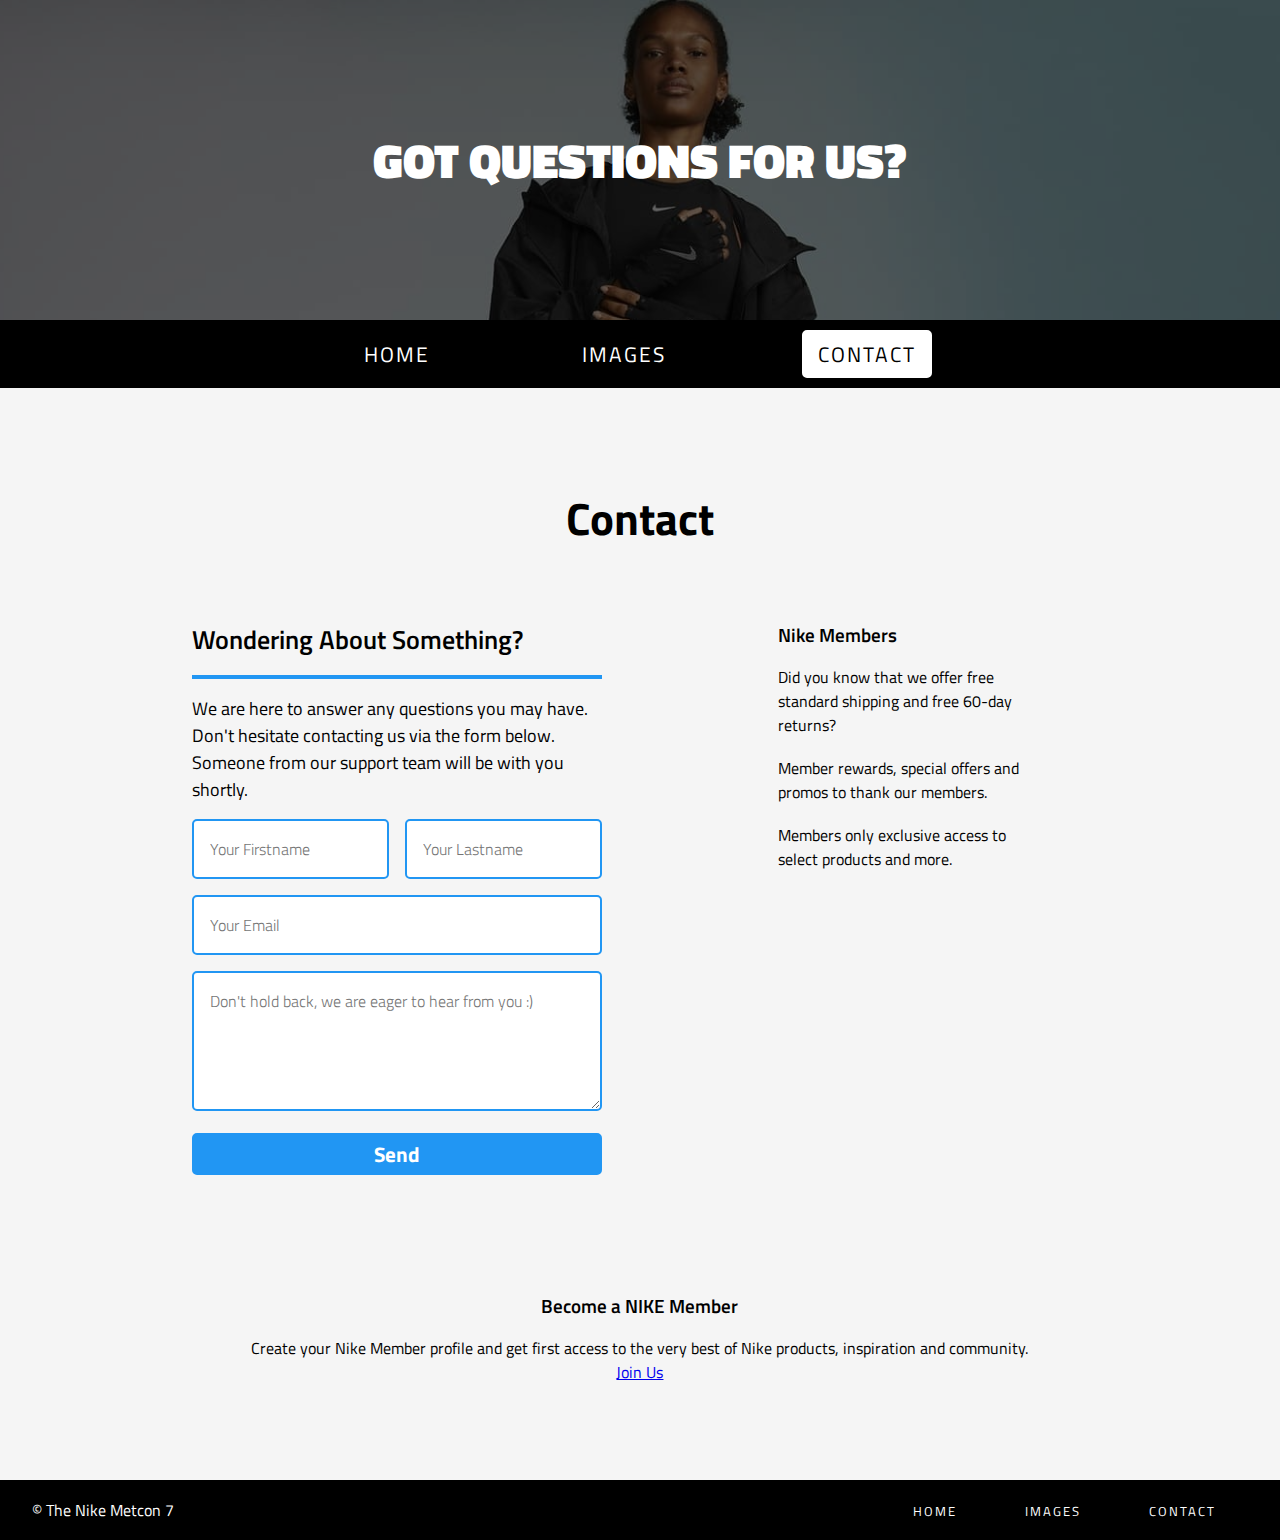
<file: contact.html>
<!DOCTYPE html>
<html lang="en-US">
<head>
    <meta charset="UTF-8">
    <link rel="icon" type="image/x-icon" href="https://www.nike.com/favicon.ico">
    <meta http-equiv="X-UA-Compatible" content="IE=edge">
    <meta name="viewport" content="width=device-width, initial-scale=1.0">
    <!-- Primary Meta Tags -->
    <title>The Nike Metcon 7 For Women</title>
    <meta name="title" content="Ask About The New Metcon 7 For Women">
    <meta name="description" content="Ask our customer support team about the new Nike Metcon 7 women's training shoes">
    <!-- Open Graph / Facebook -->
    <meta property="og:type" content="website">
    <meta property="og:url" content="https://mtraveller.github.io/mt-product-promo/contact.html">
    <meta property="og:title" content="Ask About The New Metcon 7 For Women">
    <meta property="og:description" content="Ask our customer support team about the new Nike Metcon 7 women's training shoes">
    <meta property="og:image" content="https://static.nike.com/a/images/t_default/d88d967e-7bba-492a-a318-2a62ba57d2c1/traningsskor-metcon-7-CW4XRR.png">
    <!-- Twitter -->
    <meta property="twitter:card" content="summary_large_image">
    <meta property="twitter:url" content="https://mtraveller.github.io/mt-product-promo/contact.html">
    <meta property="twitter:title" content="Ask About The New Metcon 7 For Women">
    <meta property="twitter:description" content="Ask our customer support team about the new Nike Metcon 7 women's training shoes">
    <meta property="twitter:image" content="https://static.nike.com/a/images/t_default/d88d967e-7bba-492a-a318-2a62ba57d2c1/traningsskor-metcon-7-CW4XRR.png">
    <!-- Code from Demian Renzulli at web.dev for non-blocking stylesheet -->
    <link rel="preload" href="assets/css/style-minified.css" as="style" onload="this.onload=null;this.rel='stylesheet'">
    <noscript><link rel="stylesheet" href="assets/css/style-minified.css"></noscript>
    <!-- Fonts -->
    <link rel="preload" href="assets/font/titilliumweb-light.woff2" as="font" type="font/woff2" crossorigin>
    <link rel="preload" href="assets/font/titilliumweb-regular.woff2" as="font" type="font/woff2" crossorigin>
    <link rel="preload" href="assets/font/titilliumweb-semibold.woff2" as="font" type="font/woff2" crossorigin>
    <link rel="preload" href="assets/font/titilliumweb-bold.woff2" as="font" type="font/woff2" crossorigin>
    <link rel="preload" href="assets/font/titilliumweb-black.woff2" as="font" type="font/woff2" crossorigin>
    <style>
        *{box-sizing:border-box;margin:0;padding:0}h1{font-family:TitilliumWeb;font-weight:900;font-style:normal}h2{font-family:TitilliumWeb;font-weight:700;font-style:normal}ul{list-style-type:none}li{display:inline-block}#top-section,a,div,figure,figcaption,footer,h1,h2,span,td,ul{text-align:center}#main-header{height:388px}#contact #main-header{background:url(assets/images/header-image-njkcas-lossy.jpg) center/cover no-repeat}#header-overlay{height:320px;background-color:rgb(0 0 0 / 60%);display:grid;grid-template-columns:1fr;grid-template-rows:1fr;align-content:center;align-items:center}main{width:80%;margin:2rem auto 8rem;padding:2rem 5rem}@media screen and (max-width:1440px){main{width:100%;margin:2rem auto;padding:2rem 2rem}}@media screen and (max-width:425px){main{padding:2rem 0}}
    </style>
</head>
<body id="contact">
    <!-- top header holding background image, overlay and navbar -->
    <header id="main-header">
        <div id="header-overlay">
            <h1>Got Questions For Us?</h1>
        </div>
        <nav>
            <ul>
                <li><a href="index.html" title="Home">Home</a></li>
                <li><a href="images.html" title="Images">Images</a></li>
                <li><a class="contact" href="contact.html" title="Contact">Contact</a></li>
            </ul>
        </nav>
    </header>
    <!-- main all containing content -->
    <main>
        <article>
            <header>
                <h2>Contact</h2>
            </header>
            <section>
                <h3>Wondering About Something?</h3>
                <hr style="margin: 1rem 0; border: 2px solid #2196f3;">
                <p>We are here to answer any questions you may have. Don't hesitate contacting us via the form below. Someone from our support team will be with you shortly.</p>
                <form action="message-sent.html">
                    <input type="text" id="fname" name="fname" placeholder="Your Firstname">
                    <input type="text" id="lname" name="lname" placeholder="Your Lastname">
                    <input type="email" id="email" name="email" placeholder="Your Email" required>
                    <textarea id="message" name="message" style="width: 100%; height: 140px;" placeholder="Don't hold back, we are eager to hear from you :)" required></textarea>
                    <input class="calltoaction" type="submit" value="Send">
                </form>
            </section>
            <aside>
                <h4>Nike Members</h4>
                <h5>Did you know that we offer free standard shipping and free 60-day returns?</h5>
                <h5>Member rewards, special offers and promos to thank our members.</h5>
                <h5>Members only exclusive access to select products and more.</h5>
            </aside>
            <footer>
                <h4>Become a NIKE Member</h4>
                <p>Create your Nike Member profile and get first access to the very best of Nike products, inspiration and community.</p>
                <a href="https://www.nike.com/register" target="_blank" rel="noopener">Join Us</a>
            </footer>
        </article>
    </main>
    <!-- containing footer elements -->
    <footer id="main-footer">
        <p>© The Nike Metcon 7</p>
        <ul>
            <li><a href="index.html" title="Home">Home</a></li>
            <li><a href="images.html" title="Images">Images</a></li>
            <li><a href="contact.html" title="Contact">Contact</a></li>
        </ul>
    </footer>
</body>
</html>
</file>
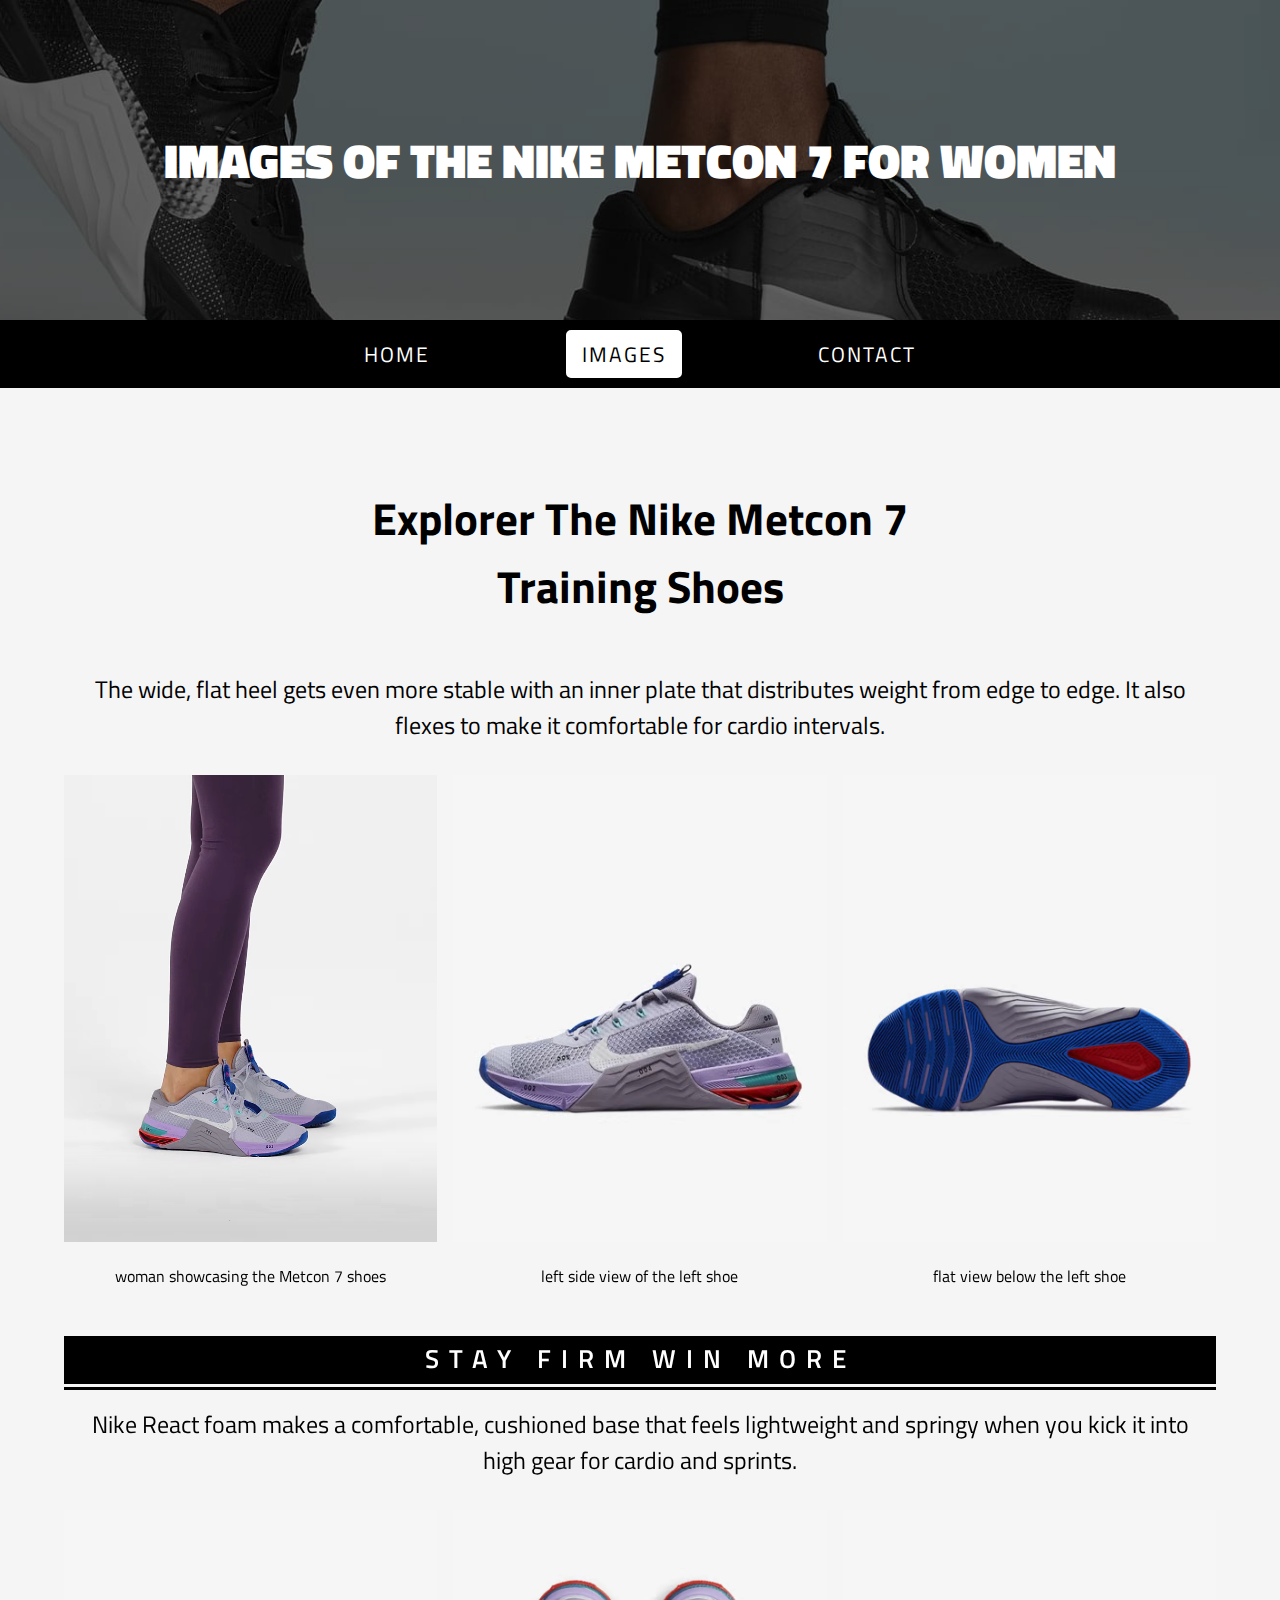
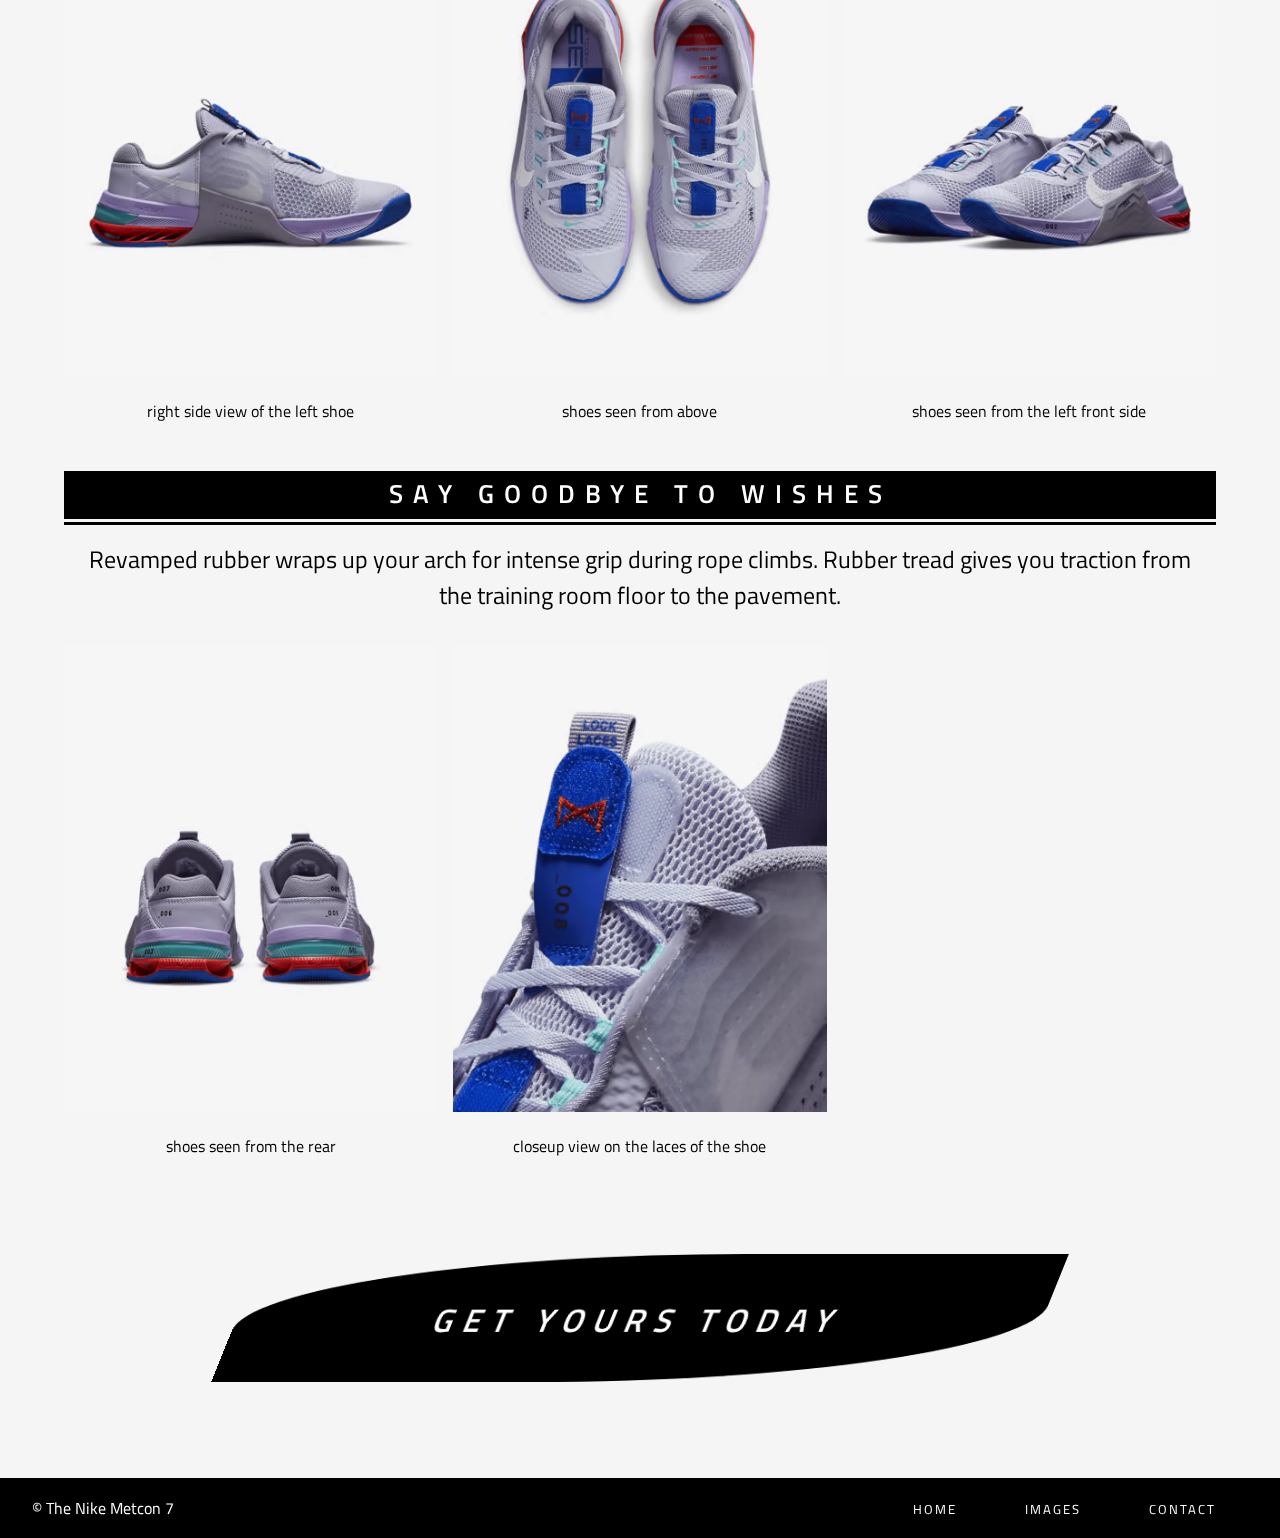
<file: images.html>
<!DOCTYPE html>
<html lang="en-US">
<head>
    <meta charset="UTF-8">
    <link rel="icon" type="image/x-icon" href="https://www.nike.com/favicon.ico">
    <meta http-equiv="X-UA-Compatible" content="IE=edge">
    <meta name="viewport" content="width=device-width, initial-scale=1.0">
    <!-- Primary Meta Tags -->
    <title>Images of The Nike Metcon 7 For Women</title>
    <meta name="title" content="Images of The Nike Metcon 7 For Women">
    <meta name="description" content="See images of the Nike Metcon 7 training shoes for women">
    <!-- Open Graph / Facebook -->
    <meta property="og:type" content="website">
    <meta property="og:url" content="https://mtraveller.github.io/mt-product-promo/images.html">
    <meta property="og:title" content="Images of The Nike Metcon 7 For Women">
    <meta property="og:description" content="See images of the Nike Metcon 7 training shoes for women">
    <meta property="og:image" content="https://static.nike.com/a/images/t_default/d88d967e-7bba-492a-a318-2a62ba57d2c1/traningsskor-metcon-7-CW4XRR.png">
    <!-- Twitter -->
    <meta property="twitter:card" content="summary_large_image">
    <meta property="twitter:url" content="https://mtraveller.github.io/mt-product-promo/images.html">
    <meta property="twitter:title" content="Images of The Nike Metcon 7 For Women">
    <meta property="twitter:description" content="See images of the Nike Metcon 7 training shoes for women">
    <meta property="twitter:image" content="https://static.nike.com/a/images/t_default/d88d967e-7bba-492a-a318-2a62ba57d2c1/traningsskor-metcon-7-CW4XRR.png">
    <!-- Code from Demian Renzulli at web.dev for non-blocking stylesheet -->
    <link rel="preload" href="assets/css/style-minified.css" as="style" onload="this.onload=null;this.rel='stylesheet'">
    <noscript><link rel="stylesheet" href="assets/css/style-minified.css"></noscript>
    <!-- Fonts -->
    <link rel="preload" href="assets/font/titilliumweb-light.woff2" as="font" type="font/woff2" crossorigin>
    <link rel="preload" href="assets/font/titilliumweb-regular.woff2" as="font" type="font/woff2" crossorigin>
    <link rel="preload" href="assets/font/titilliumweb-semibold.woff2" as="font" type="font/woff2" crossorigin>
    <link rel="preload" href="assets/font/titilliumweb-bold.woff2" as="font" type="font/woff2" crossorigin>
    <link rel="preload" href="assets/font/titilliumweb-black.woff2" as="font" type="font/woff2" crossorigin>
    <style>
        *{box-sizing:border-box;margin:0;padding:0}h1{font-family:TitilliumWeb;font-weight:900;font-style:normal}h2{font-family:TitilliumWeb;font-weight:700;font-style:normal}ul{list-style-type:none}li{display:inline-block}#top-section,a,div,figure,figcaption,footer,h1,h2,span,td,ul{text-align:center}#main-header{height:388px}#images #main-header{background:url(assets/images/header-image-huidqp-lossy.jpg) center/cover no-repeat}#header-overlay{height:320px;background-color:rgb(0 0 0 / 60%);display:grid;grid-template-columns:1fr;grid-template-rows:1fr;align-content:center;align-items:center}main{width:80%;margin:2rem auto 8rem;padding:2rem 5rem}@media screen and (max-width:1440px){main{width:100%;margin:2rem auto;padding:2rem 2rem}}@media screen and (max-width:425px){main{padding:2rem 0}}
    </style>
</head>
<body id="images">
    <!-- top header holding background image, overlay and navbar -->
    <header id="main-header">
        <div id="header-overlay">
            <h1>Images of The Nike Metcon 7 For Women</h1>
        </div>
        <nav>
            <ul>
                <li><a href="index.html" title="Home">Home</a></li>
                <li><a class="images" href="images.html" title="Images">Images</a></li>
                <li><a href="contact.html" title="Contact">Contact</a></li>
            </ul>
        </nav>
    </header>
    <!-- main all containing content -->
    <main>
        <article>
            <header>
                <h2>Explorer The Nike Metcon 7 Training Shoes</h2>
            </header>
            <section>
                <h2 style="border-top-style: none;">The wide, flat heel gets even more stable with an inner plate that distributes weight from edge to edge. It also flexes to make it comfortable for cardio intervals.</h2><!-- css h2 top border none -->
                <figure>
                    <video width="412" height="515" autoplay controls loop muted>
                        <source src="assets/videos/video-huidmn.webm" type="video/webm">
                        <!-- if HTML5 video isn't supported, below message is shown -->
                        Your browser does not support HTML5 video
                    </video>
                    <figcaption>woman showcasing the Metcon 7 shoes</figcaption>
                </figure>
                <figure>
                    <picture>
                        <source type="image/avif" srcset="assets/images/metcon-7-womens-training-shoes-1dadcf7f6987be0595cf6e75555667e7.avif">
                        <source type="image/webp" srcset="assets/images/metcon-7-womens-training-shoes-1dadcf7f6987be0595cf6e75555667e7.webp">
                        <img loading="lazy" src="assets/images/metcon-7-womens-training-shoes-1dadcf7f6987be0595cf6e75555667e7.png" width="412" height="515" title="left side view of the left shoe" alt="left side view of the left shoe">
                    </picture>
                    <figcaption>left side view of the left shoe</figcaption>
                </figure>
                <figure>
                    <picture>
                        <source type="image/avif" srcset="assets/images/metcon-7-womens-training-shoes-e1001e450c4f664d072a419f4c3ba34d.avif">
                        <source type="image/webp" srcset="assets/images/metcon-7-womens-training-shoes-e1001e450c4f664d072a419f4c3ba34d.webp">
                        <img loading="lazy" src="assets/images/metcon-7-womens-training-shoes-e1001e450c4f664d072a419f4c3ba34d.png" width="412" height="515" title="flat view below the shoe" alt="flat view below the left shoe">
                    </picture>
                    <figcaption>flat view below the left shoe</figcaption>
                </figure>
            </section>
            <span>Stay Firm Win More</span>
            <section>
                <h2>Nike React foam makes a comfortable, cushioned base that feels lightweight and springy when you kick it into high gear for cardio and sprints.</h2>
                <figure>
                    <picture>
                        <source type="image/avif" srcset="assets/images/metcon-7-womens-training-shoes-ace0580f0af76796fcc460f076fba593.avif">
                        <source type="image/webp" srcset="assets/images/metcon-7-womens-training-shoes-ace0580f0af76796fcc460f076fba593.webp">
                        <img loading="lazy" src="assets/images/metcon-7-womens-training-shoes-ace0580f0af76796fcc460f076fba593.png" width="412" height="515" title="right side view of the left shoe" alt="right side view of the left shoe">
                    </picture>
                    <figcaption>right side view of the left shoe</figcaption>
                </figure>
                <figure>
                    <picture>
                        <source type="image/avif" srcset="assets/images/metcon-7-womens-training-shoes-9c33a2429b0c1b1f7cdfe06db652d581.avif">
                        <source type="image/webp" srcset="assets/images/metcon-7-womens-training-shoes-9c33a2429b0c1b1f7cdfe06db652d581.webp">
                        <img loading="lazy" src="assets/images/metcon-7-womens-training-shoes-9c33a2429b0c1b1f7cdfe06db652d581.png" width="412" height="515" title="shoes seen from above" alt="shoes seen from above">
                    </picture>
                    <figcaption>shoes seen from above</figcaption>
                </figure>
                <figure>
                    <picture>
                        <source type="image/avif" srcset="assets/images/metcon-7-womens-training-shoes-673e26693f1684dd3a58edb2b6dc6df7.avif">
                        <source type="image/webp" srcset="assets/images/metcon-7-womens-training-shoes-673e26693f1684dd3a58edb2b6dc6df7.webp">
                        <img loading="lazy" src="assets/images/metcon-7-womens-training-shoes-673e26693f1684dd3a58edb2b6dc6df7.png" width="412" height="515" title="shoes seen from the left front side" alt="shoes seen from the left front side">
                    </picture>
                    <figcaption>shoes seen from the left front side</figcaption>
                </figure>
            </section>
            <span>Say Goodbye To Wishes</span>
            <section>
                <h2>Revamped rubber wraps up your arch for intense grip during rope climbs. Rubber tread gives you traction from the training room floor to the pavement.</h2>
                <figure>
                    <picture>
                        <source type="image/avif" srcset="assets/images/metcon-7-womens-training-shoes-5ff03b094fa32e89fb0ff382dda5c586.avif">
                        <source type="image/webp" srcset="assets/images/metcon-7-womens-training-shoes-5ff03b094fa32e89fb0ff382dda5c586.webp">
                        <img loading="lazy" src="assets/images/metcon-7-womens-training-shoes-5ff03b094fa32e89fb0ff382dda5c586.png" width="412" height="515" title="shoes seen from the rear" alt="shoes seen from the rear">
                    </picture>
                    <figcaption>shoes seen from the rear</figcaption>
                </figure>
                <figure>
                    <picture>
                        <source type="image/avif" srcset="assets/images/metcon-7-womens-training-shoes-cb0f653bae8f75d44665ca3b43fbc3ba.avif">
                        <source type="image/webp" srcset="assets/images/metcon-7-womens-training-shoes-cb0f653bae8f75d44665ca3b43fbc3ba.webp">
                        <img loading="lazy" src="assets/images/metcon-7-womens-training-shoes-cb0f653bae8f75d44665ca3b43fbc3ba.png" width="412" height="515" title="closeup view on the laces of the shoe" alt="closeup view on the laces of the shoe">
                    </picture>
                    <figcaption>closeup view on the laces of the shoe</figcaption>
                </figure>
            </section>
            <footer>
                <a class="calltoaction" href="https://www.nike.com/t/metcon-7-womens-training-shoes-MjdMQM/CZ8280-515" target="_blank" rel="noopener">Get Yours Today</a>
            </footer>
        </article>
    </main>
    <!-- containing footer elements -->
    <footer id="main-footer">
        <p>© The Nike Metcon 7</p>
        <ul>
            <li><a href="index.html" title="Home">Home</a></li>
            <li><a href="images.html" title="Images">Images</a></li>
            <li><a href="contact.html" title="Contact">Contact</a></li>
        </ul>
    </footer>
</body>
</html>
</file>
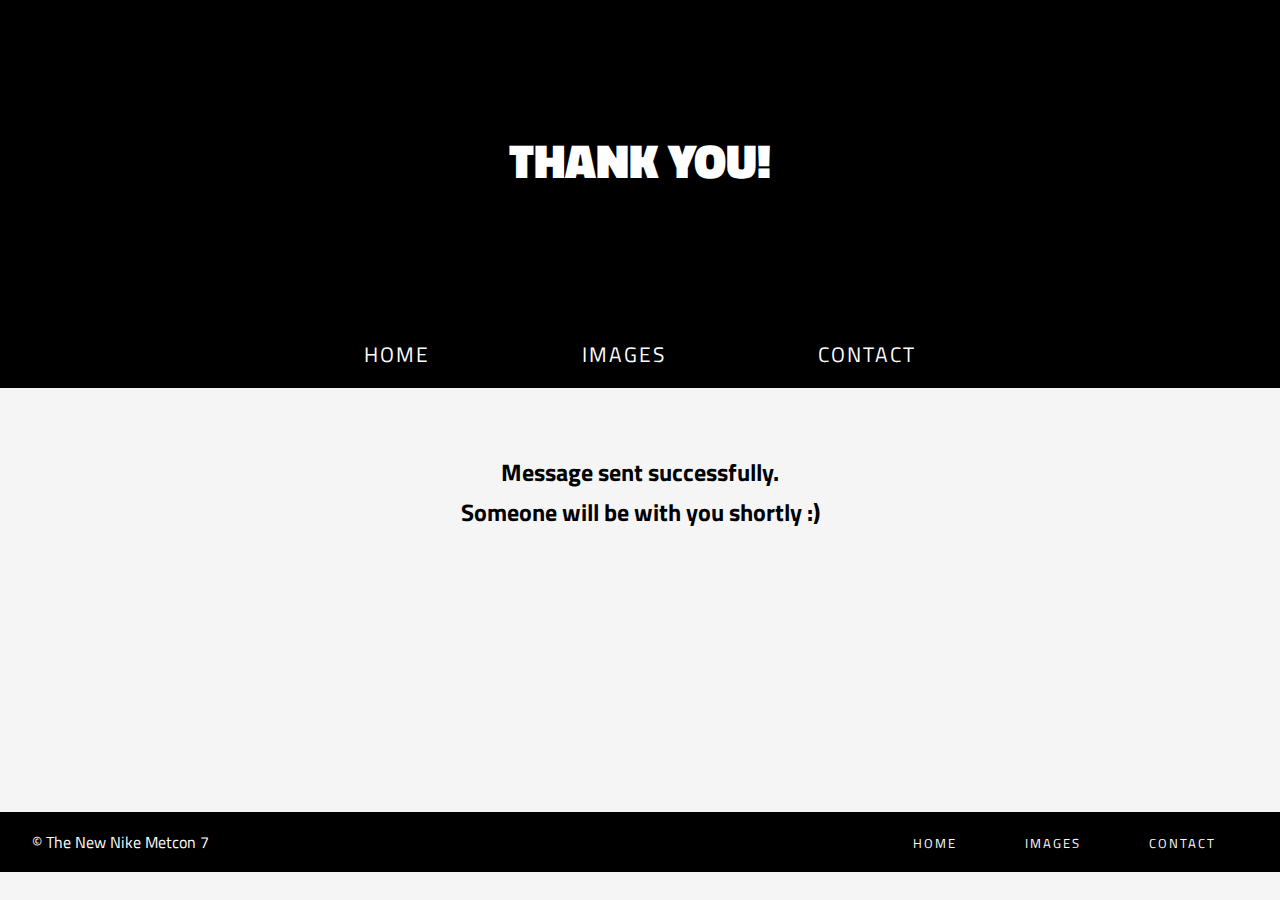
<file: message-sent.html>
<!DOCTYPE html>
<html lang="en-US">
<head>
    <meta charset="UTF-8">
    <link rel="icon" type="image/x-icon" href="https://www.nike.com/favicon.ico">
    <meta http-equiv="X-UA-Compatible" content="IE=edge">
    <meta name="viewport" content="width=device-width, initial-scale=1.0">
    <title>Thank You</title>
    <!-- Tags for Search Engines -->
    <meta name="description" content="Ask our customer support team about the new Nike Metcon 7 women's training shoes">
    <meta name="keywords" content="nike, metcon, metcon 7, women">
    <meta name="author" content="Mahmoud Tantouri">
    <!-- https://ogp.me/ Open Graph general -->
    <meta name="og:title" content="Thank You">
    <meta name="og:description" content="Ask our customer support team about the new Nike Metcon 7 women's training shoes">
    <meta name="og:image" content="https://static.nike.com/a/images/t_default/d88d967e-7bba-492a-a318-2a62ba57d2c1/traningsskor-metcon-7-CW4XRR.png">
    <meta name="og:url" content="https://8000-plum-cattle-lryd9xt6.ws-eu18.gitpod.io/product-promo/home.html">
    <meta name="og:site_name" content="Product Promo">
    <meta name="og:locale" content="en_US">
    <meta name="og:type" content="website">
    <!-- Code from Demian Renzulli at web.dev for non-blocking stylesheet -->
    <link rel="preload" href="assets/css/style-minified.css" as="style" onload="this.onload=null;this.rel='stylesheet'">
    <noscript><link rel="stylesheet" href="assets/css/style-minified.css"></noscript>
    <!-- Fonts -->
    <link rel="preload" href="assets/font/titilliumweb-light.woff2" as="font" type="font/woff2" crossorigin>
    <link rel="preload" href="assets/font/titilliumweb-regular.woff2" as="font" type="font/woff2" crossorigin>
    <link rel="preload" href="assets/font/titilliumweb-semiBold.woff2" as="font" type="font/woff2" crossorigin>
    <link rel="preload" href="assets/font/titilliumweb-bold.woff2" as="font" type="font/woff2" crossorigin>
    <link rel="preload" href="assets/font/titilliumweb-black.woff2" as="font" type="font/woff2" crossorigin>
    <style>
        *{box-sizing:border-box;margin:0;padding:0}h1{font-family:TitilliumWeb;font-weight:900;font-style:normal}h2{font-family:TitilliumWeb;font-weight:700;font-style:normal}ul{list-style-type:none}li{display:inline-block}#top-section,a,div,figure,figcaption,footer,h1,h2,span,td,ul{text-align:center}#main-header{height:388px}#header-overlay{height:320px;background-color:rgb(0 0 0 / 60%);display:grid;grid-template-columns:1fr;grid-template-rows:1fr;align-content:center;align-items:center}main{width:80%;margin:2rem auto 8rem;padding:2rem 5rem}@media screen and (max-width:1440px){main{width:100%;margin:2rem auto;padding:2rem 2rem}}@media screen and (max-width:425px){main{padding:2rem 0}}
    </style>
</head>
<body id="message-sent">
    <!-- top header holding background image, overlay and navbar -->
    <header id="main-header">
        <div id="header-overlay">
            <h1>Thank You!</h1>
        </div>
        <nav>
            <ul>
                <li><a href="index.html" title="Home">Home</a></li>
                <li><a href="images.html" title="Images">Images</a></li>
                <li><a href="contact.html" title="Contact">Contact</a></li>
            </ul>
        </nav>
    </header>
    <!-- main all containing content -->
    <main>
        <h2>Message sent successfully.<br>Someone will be with you shortly :)</h2>
    </main>
    <!-- containing footer elements -->
    <footer id="main-footer">
        <p>© The New Nike Metcon 7</p>
        <ul>
            <li><a href="index.html" title="Home">Home</a></li>
            <li><a href="images.html" title="Images">Images</a></li>
            <li><a href="contact.html" title="Contact">Contact</a></li>
        </ul>
    </footer>
</body>
</html>
</file>
<file: assets/css/style-minified.css>
*{box-sizing:border-box;margin:0;padding:0}@font-face{font-family:TitilliumWeb;src:url(../font/titilliumweb-black.woff2) format('woff2'),url(../font/titilliumweb-black.woff) format('woff');font-weight:900;font-style:normal;font-display:swap}@font-face{font-family:TitilliumWeb;src:url(../font/titilliumweb-bold.woff2) format('woff2'),url(../font/titilliumweb-bold.woff) format('woff');font-weight:700;font-style:normal;font-display:swap}@font-face{font-family:TitilliumWeb;src:url(../font/titilliumweb-semibold.woff2) format('woff2'),url(../font/titilliumweb-semibold.woff) format('woff');font-weight:600;font-style:normal;font-display:swap}@font-face{font-family:TitilliumWeb;src:url(../font/titilliumweb-regular.woff2) format('woff2'),url(../font/titilliumweb-regular.woff) format('woff');font-weight:400;font-style:normal;font-display:swap}@font-face{font-family:TitilliumWeb;src:url(../font/titilliumweb-light.woff2) format('woff2'),url(../font/titilliumweb-light.woff) format('woff');font-weight:300;font-style:normal;font-display:swap}body{background-color:#f5f5f5;font-family:TitilliumWeb,Arial,Helvetica,sans-serif;font-size:16px;font-weight:400}h1{font-family:TitilliumWeb,Arial,Helvetica,sans-serif;font-weight:900;font-style:normal}h2{font-family:TitilliumWeb,Arial,Helvetica,sans-serif;font-weight:700;font-style:normal}h3,h4,h6{font-family:TitilliumWeb,Arial,Helvetica,sans-serif;font-weight:600;font-style:normal}input,textarea{font-family:TitilliumWeb,Arial,Helvetica,sans-serif;font-weight:300}img{width:100%;max-width:430px;height:auto}video{width:100%;max-width:940px;height:auto}ul{list-style-type:none}li{display:inline-block}#main-header{height:388px}#header-overlay{height:320px;background-color:rgb(0 0 0 / 60%);display:grid;grid-template-columns:1fr;grid-template-rows:1fr;align-content:center;align-items:center}#header-overlay h1{font-size:3.4rem;text-transform:uppercase;color:#fff}#message-sent #header-overlay{background-color:rgb(0 0 0)}@media screen and (max-width:1440px){#header-overlay h1{font-size:3rem;padding:.5rem}}@media screen and (max-width:425px){#contact #header-overlay h1,#header-overlay h1,#home #header-overlay h1{font-size:2.8rem}}@media screen and (max-width:375px){#contact #header-overlay h1,#header-overlay h1,#home #header-overlay h1{font-size:2.4rem}}@media screen and (max-width:320px){#contact #header-overlay h1,#header-overlay h1,#home #header-overlay h1{font-size:2rem;letter-spacing:2px}}nav{background-color:#000}nav ul{margin:0 auto}nav li{line-height:2rem;font-size:1.3rem;letter-spacing:1px}nav li a{display:block;padding:.5rem 1rem;border:10px solid #000;border-radius:15px}@media screen and (min-width:769px){nav li{padding:0 3rem}}@media screen and (max-width:768px){nav li{padding:0 2rem}}@media screen and (max-width:425px){nav li{padding:0}}@media screen and (max-width:375px){nav li{font-size:1rem}nav li a{padding:.5rem .4rem}}li a{text-transform:uppercase;text-decoration:none;letter-spacing:2px;color:#fff}li a:hover{background-color:#fff;color:#000}#contact nav .contact,#home nav .home,#images nav .images{background-color:#fff;color:#000}@media screen and (max-width:425px){li a{letter-spacing:1px}}main{width:80%;margin:2rem auto 8rem;padding:2rem 5rem}#message-sent main{height:40vh}@media screen and (max-width:1440px){main{width:100%;margin:2rem auto;padding:2rem 2rem}}@media screen and (max-width:425px){main{padding:2rem 0}}article{margin:1rem;padding:1rem}#contact article{margin:1rem 5rem;padding:1rem 5rem;display:grid;grid-template-columns:60% 40%;grid-template-rows:1fr;gap:20px 0}@media screen and (max-width:768px){#contact article{grid-template-columns:1fr}}@media screen and (max-width:425px){#contact article{margin:0;padding:1rem}}@media screen and (max-width:320px){#contact article{padding:.5rem}}@media screen and (max-width:425px){article{margin:1rem 0}}article>header{max-width:60%;margin:0 auto 2rem}#contact article>header{grid-column:1/-1}@media screen and (max-width:768px){article>header{max-width:100%}}header>h2{font-size:2.8rem;margin-bottom:1rem}@media screen and (max-width:425px){header>h2{font-size:2.2rem}}@media screen and (max-width:320px){header>h2{font-size:2rem}}#home #top-section{margin:0 0 5rem}#home #top-section p{width:80%;margin:0 auto;font-size:1.4rem;line-height:2rem}#home section h2{margin:2rem 0;padding:1rem;font-size:2.4rem}#home article{padding:2rem}#home #top-content{display:grid;grid-template-columns:58% 38%;grid-template-rows:1fr;grid-column-gap:45px;grid-row-gap:0;align-items:center;margin:0 2rem;padding:4rem 2rem}#home #bottom-content{display:grid;grid-template-columns:38% 58%;grid-template-rows:1fr;grid-column-gap:45px;grid-row-gap:0;align-items:center;margin:0 2rem;padding:4rem 2rem}@media screen and (max-width:768px){#home #bottom-content,#home #top-content{grid-template-columns:1fr;grid-row-gap:45px;margin:0;padding:2rem}#bottom-content figure{order:2}#bottom-content section{order:1}}@media screen and (max-width:425px){#home #bottom-content,#home #top-content{padding:0}}#home article>div p,#home h3{text-align:left;margin:0 0 1.6rem}#home #bottom-content h3,#home #top-content h3{font-size:1.6rem}#home #bottom-content p,#home #top-content p{font-size:1.2rem}#images section{display:grid;grid-template-columns:repeat(3,1fr);justify-content:center;padding:.2rem 0 1rem;gap:1rem}#contact section{padding-right:8rem}@media screen and (max-width:1024px){#contact section{padding-right:0}}#contact aside{padding:0 3rem}@media screen and (max-width:1024px){#contact aside{padding:0 0 0 3rem}}@media screen and (max-width:768px){#contact aside{padding:0}}#images section>h2{grid-column:1/-1;padding:1rem;border-top-style:solid;font-weight:500}@media screen and (max-width:480px){#images section{grid-template-columns:1fr}}@media screen and (max-width:425px){#home figure video{padding:0 1rem}}@media screen and (max-width:768px){#home #bottom-content img,#home #top-content img{width:80%}}@media screen and (min-width:1024px){#home #top-section video{width:940px;height:530px}}figcaption{margin:1rem 0 2rem}#home section div{margin:3rem 0}#home div a{margin:0 3rem;padding:1rem 3rem;border-radius:5px;text-decoration:none;line-height:60px}@media screen and (max-width:425px){#home div a{margin:1rem 3rem;padding:0 1rem;display:block}}#images article>span,#images footer>a{display:block;width:100%;height:3rem;padding:.6rem 1rem;margin:0 auto;color:#fff;background-color:#000;text-decoration:none;text-transform:uppercase;line-height:1.8rem;letter-spacing:10px;font-size:1.6rem;font-weight:600}@media screen and (max-width:425px){#images article>span{letter-spacing:3px;font-size:1.2rem}}@media screen and (max-width:375px){#images article>span{letter-spacing:1px;font-size:1.1rem}}#images footer>a{width:70%;height:8rem;margin-top:3rem;line-height:7rem;font-size:2rem;border-radius:60% 0;transform:skew(338deg,0deg)}@media screen and (max-width:768px){#images footer>a{width:100%}}@media screen and (max-width:425px){#images footer>a{width:86%;height:6rem;line-height:5rem;font-size:1.2rem;letter-spacing:3px}}@media screen and (max-width:375px){#images footer>a{font-size:1rem}}#contact article>footer{padding:5rem 0 0;grid-column:1/-1}#contact footer>h2{margin-bottom:2rem}#main-footer{background-color:#000;color:#fff;height:60px;padding:0 2rem;display:grid;grid-template-columns:1fr 1fr;align-items:center}#main-footer p{text-align:left}@media screen and (max-width:425px){#main-footer{grid-template-columns:40% 60%;padding:0 .5rem}#main-footer p{font-size:.8rem}}@media screen and (max-width:320px){#main-footer{grid-template-columns:32% 68%}}#main-footer ul{text-align:right}#main-footer li{margin:0 .5rem;padding:0 .5rem;font-size:.8rem}@media screen and (max-width:425px){#main-footer li{margin:0;padding:0}}#main-footer a{padding:.5rem 1rem;border-radius:10px}@media screen and (max-width:768px){#main-footer li a{margin:0;padding:.5rem .7em}}@media screen and (max-width:425px){#main-footer li a{padding:.5rem .5em;text-transform:capitalize}}table{margin:1rem auto 2rem;border-spacing:15px}@media screen and (max-width:425px){table{border-spacing:10px}}td{padding:1.2rem 1.4rem;border:1px #c4c4c4 solid;border-radius:5px}td.emtpy-td{border:none}#contact h3{font-size:1.6rem}#contact section>p{font-size:1.1rem}input{display:inline-block;width:48%;margin:1rem 0}input#lname{float:right}input[type=email],input[type=text],textarea{padding:1rem}input#email{width:100%;margin-top:0}input[type=submit]{width:100%;padding:.2rem 0;background-color:#2196f3;color:#fff;font-size:1.3rem;font-weight:700}input,textarea{border:2px solid #2196f3;border-radius:5px}input[placeholder],textarea[placeholder]{font-size:1rem}#contact h4{margin-bottom:1rem;font-size:1.2rem}#contact h5{margin-bottom:1.2rem;font-weight:500;font-size:1rem}.calltoaction:hover{color:#fff!important;background-color:#337a88!important;border-color:#337a88!important}#message-sent h2{line-height:2.5rem}
</file>
